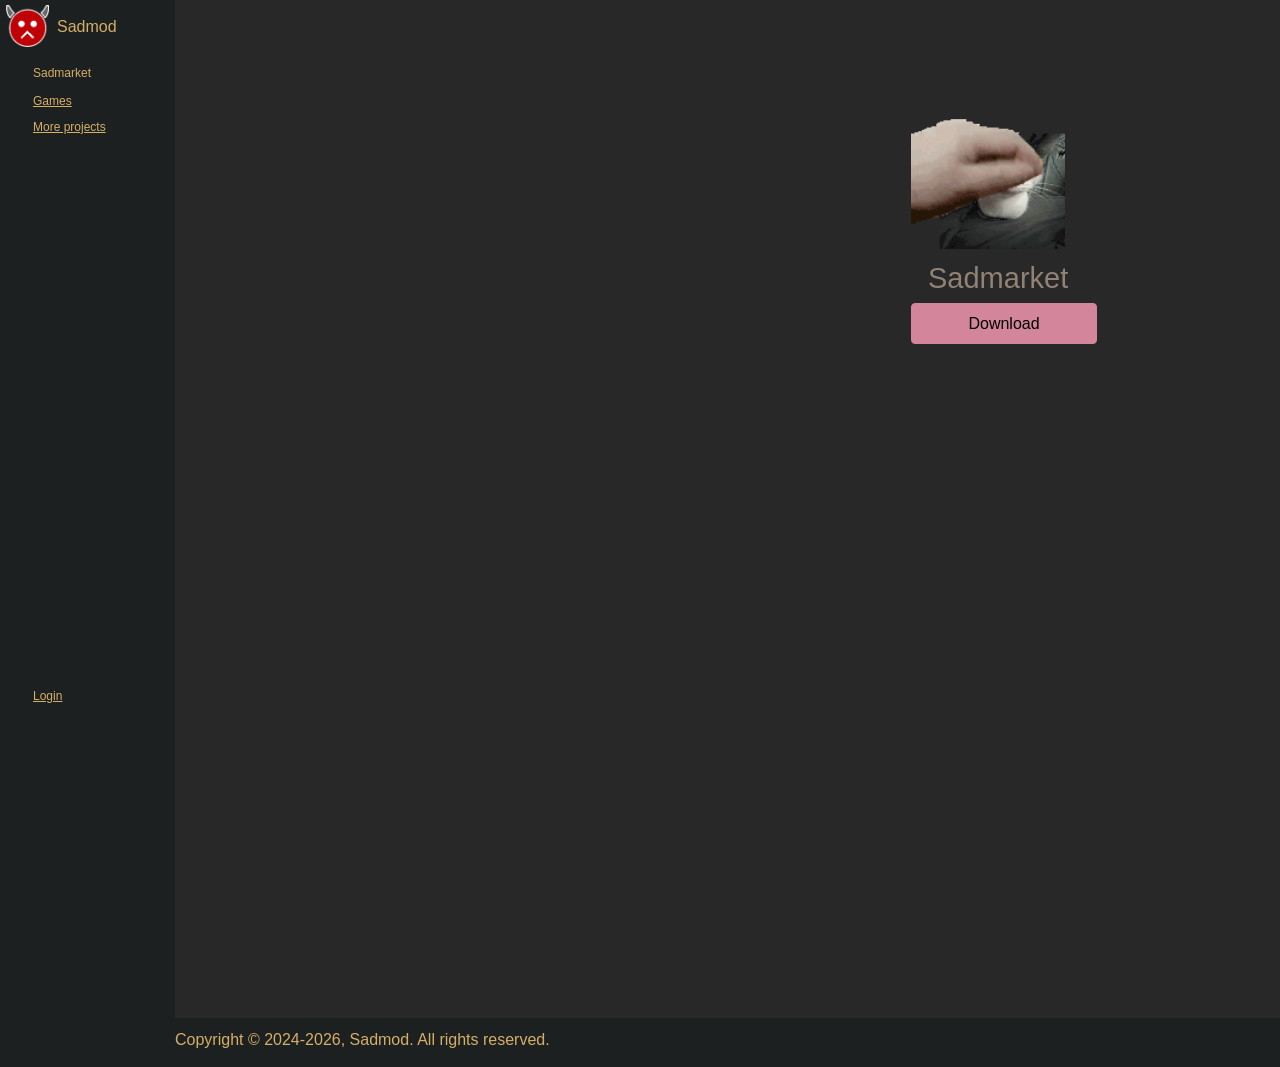
<file: index.html>
<!DOCTYPE HTML PUBLIC "-//W3C//DTD HTML 4.01 Transitional//EN" "https://www.w3.org/TR/html4/loose.dtd">
<html>
<head>
<meta http-equiv="Content-Type" content="text/html; charset=UTF-8">
<title>Sadmod sadmarket</title>
<meta name="keywords" content="sadmod">
<meta name="robots" content="index, follow">
<link href="favicon.ico" rel="shortcut icon" type="image/x-icon">
<link href="newsadmodsite.css" rel="stylesheet" type="text/css">
<link href="index.css" rel="stylesheet" type="text/css">
</head>
<body>
<div id="wb_Image1" style="position:absolute;left:0px;top:0px;width:175px;height:1018px;z-index:0;">
<img src="images/panel1.png" id="Image1" alt="" width="175" height="525"></div>
<div id="wb_Image2" style="position:absolute;left:6px;top:5px;width:43px;height:42px;z-index:1;">
<img src="images/sadmod.png" id="Image2" alt="" width="43" height="41"></div>
<div id="wb_Text1" style="position:absolute;left:57px;top:17px;width:64px;height:18px;z-index:2;">
<span style="color:#D4AF66;font-family:Arial;font-size:16px;">Sadmod</span></div>
<div id="wb_Text2" style="position:absolute;left:33px;top:66px;width:60px;height:13px;z-index:3;">
<span style="color:#D4AF66;font-family:Arial;font-size:12px;">Sadmarket</span></div>
<div id="wb_Text3" style="position:absolute;left:33px;top:94px;width:60px;height:13px;z-index:4;">
<span style="color:#D4AF66;font-family:Arial;font-size:12px;"><a href="./games.html">Games</a></span></div>
<div id="wb_Text4" style="position:absolute;left:33px;top:120px;width:73px;height:13px;z-index:5;">
<span style="color:#D4AF66;font-family:Arial;font-size:12px;"><a href="./moreprojects.html">More projects</a></span></div>
<div id="wb_Text5" style="position:absolute;left:928px;top:261px;width:152px;height:33px;z-index:6;">
<span style="color:#918274;font-family:Arial;font-size:29px;">Sadmarket</span></div>
<a id="Button1" href="./SadMarket Setup.exe" target="_blank" style="position:absolute;left:911px;top:303px;width:186px;height:41px;z-index:7;">Download</a>
<div id="wb_Image3" style="position:absolute;left:911px;top:107px;width:154px;height:154px;z-index:8;">
<img src="images/petpet.gif" id="Image3" alt="" width="154" height="154"></div>
<div id="wb_Image4" style="position:absolute;left:0px;top:1018px;width:1347px;height:49px;z-index:9;">
<img src="images/img0002.png" id="Image4" alt="" width="1347" height="49"></div>
<div id="wb_JavaScript1" style="position:absolute;left:175px;top:1030px;width:377px;height:24px;z-index:10;">
<div style="color:#D4AF66;font-size:16px;font-family:Arial;font-weight:normal;font-style:normal;text-align:left;text-decoration:none" id="copyrightnotice"></div>
<script type="text/javascript">
   var now = new Date();
   var startYear = "2024";
   var text =  "Copyright &copy; ";
   if (startYear != '')
   {
      text = text + startYear + "-";
   }
   text = text + now.getFullYear() + ", Sadmod. All rights reserved.";
   var copyrightnotice = document.getElementById('copyrightnotice');
   copyrightnotice.innerHTML = text;
</script>


</div>
<div id="wb_Text7" style="position:absolute;left:33px;top:689px;width:60px;height:13px;z-index:11;">
<span style="color:#D4AF66;font-family:Arial;font-size:12px;"><a href="./login.html">Login</a></span></div>
</body>
</html>
</file>
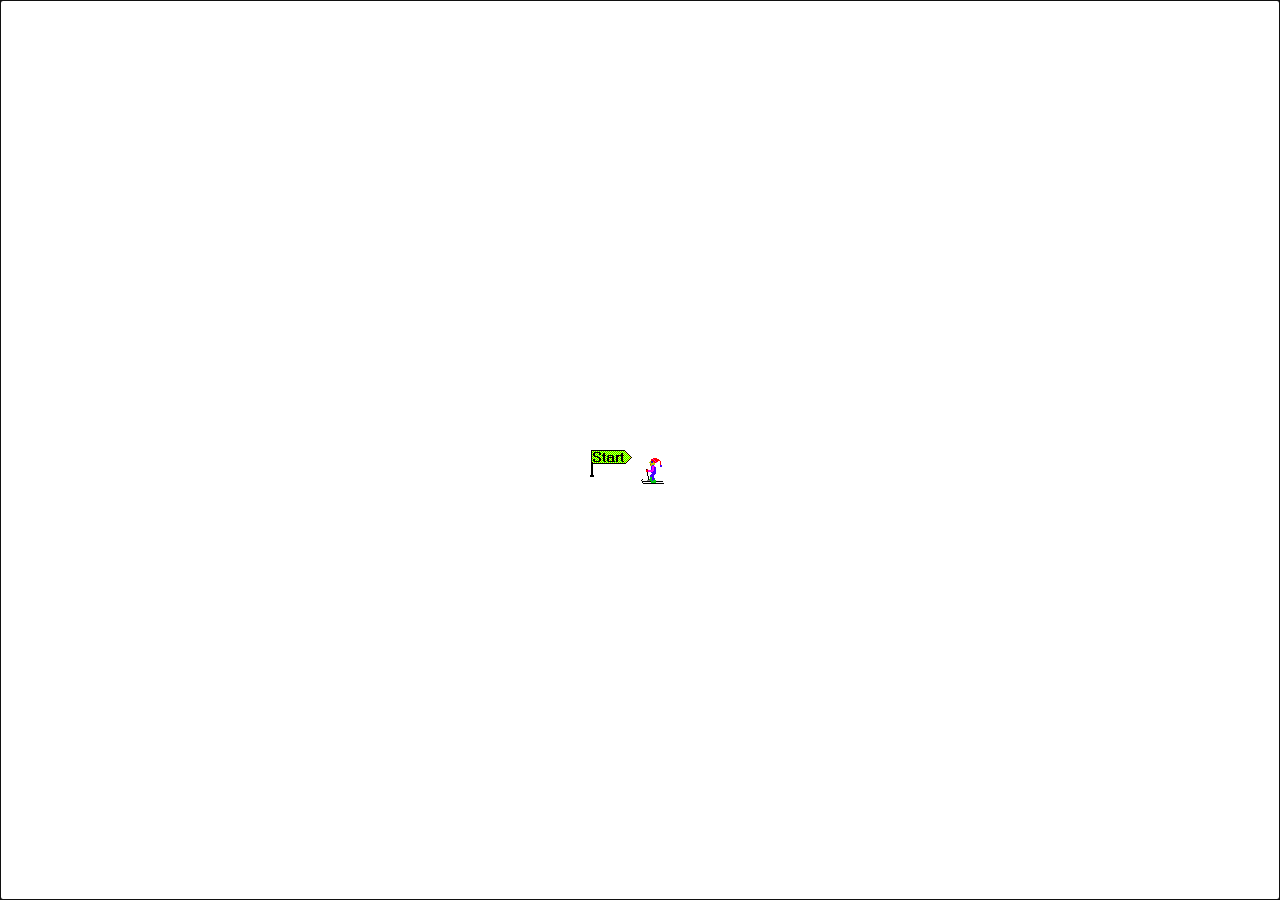
<file: skifree/index.html>
<!DOCTYPE html>
<html>
    <head>
        <meta charset="utf-8">
        <meta http-equiv="X-UA-Compatible" content="IE=edge,chrome=1">
        <title>Skifree.js</title>
        <meta name="description" content="">
        <meta name="viewport" content="width=device-width, initial-scale=1, user-scalable=0">
        <meta name="description" content="">
        <meta name="HandheldFriendly" content="True">
        <meta http-equiv="cleartype" content="on">

        <meta name="description" content="A JavaScript port of Chris Pirih's classic SkiFree game, by Dan Hough">

        <link rel="stylesheet" href="css/normalize.css">
        <link rel="stylesheet" href="css/main.css">
        <link rel="stylesheet" href="css/skifree.css">
    </head>
    <body>

        <canvas id="skifree-canvas" tabindex="0"></canvas>

        <script src="js/vendor/jquery-1.8.3.min.js"></script>
        <script src="js/vendor/sugar-1.3.7.min.js"></script>
        <script src="dist/skifree.js"></script>
    </body>
</html>
</file>
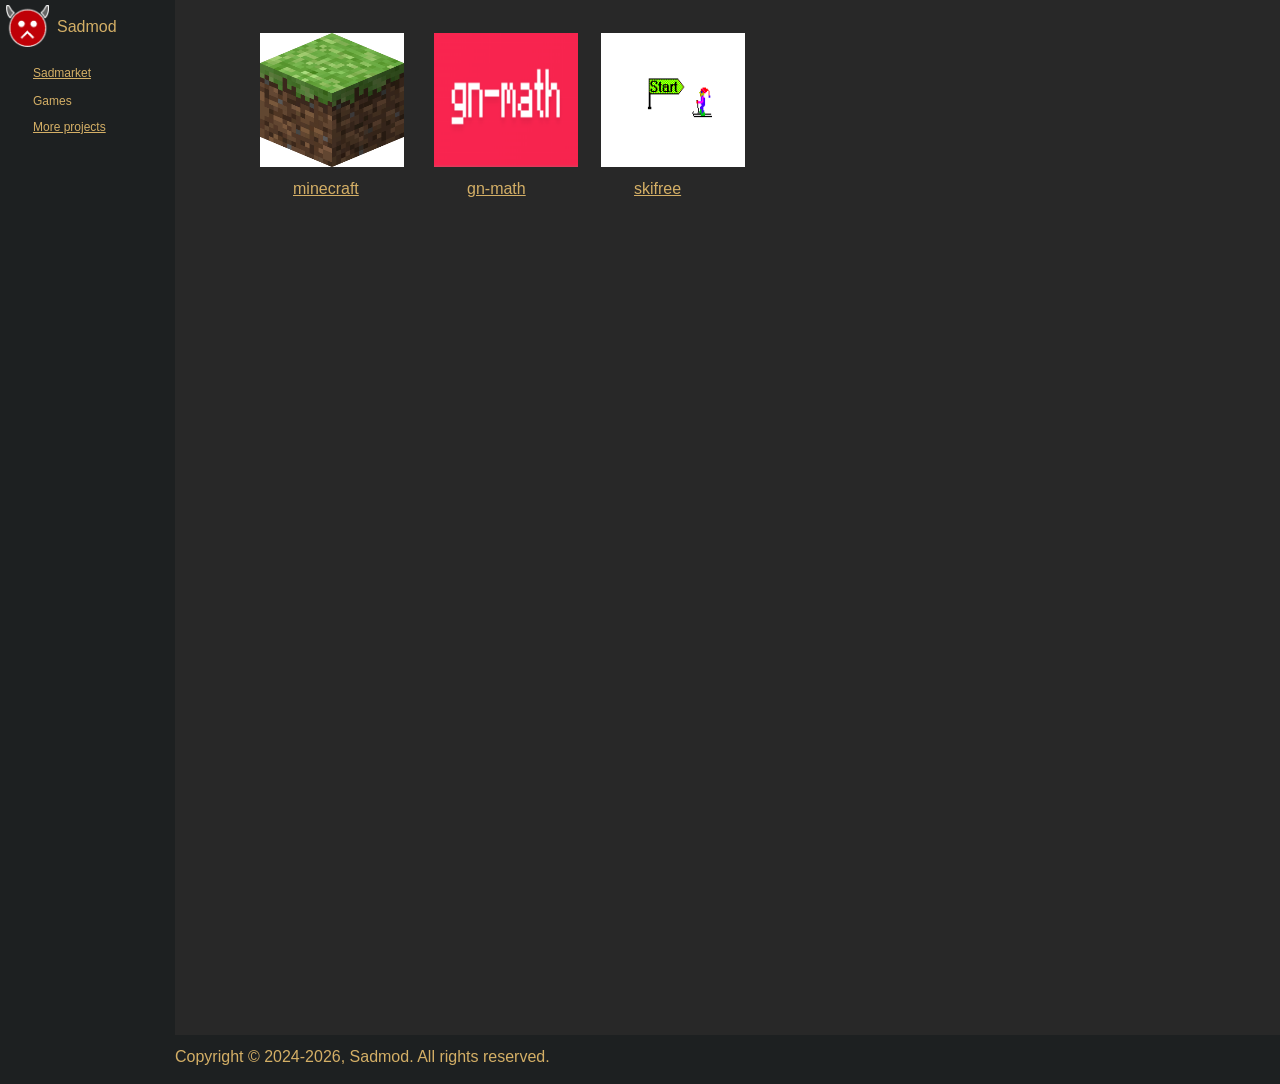
<file: games.html>
<!DOCTYPE HTML PUBLIC "-//W3C//DTD HTML 4.01 Transitional//EN" "https://www.w3.org/TR/html4/loose.dtd">
<html>
<head>
<meta http-equiv="Content-Type" content="text/html; charset=UTF-8">
<title>Sadmod Games</title>
<meta name="generator" content="WYSIWYG Web Builder 20 - https://www.wysiwygwebbuilder.com">
<link href="newsadmodsite.css" rel="stylesheet" type="text/css">
<link href="games.css" rel="stylesheet" type="text/css">
</head>
<body>
<div id="wb_Image1" style="position:absolute;left:0px;top:0px;width:175px;height:1035px;z-index:0;">
<img src="images/panel1.png" id="Image1" alt="" width="175" height="525"></div>
<div id="wb_Image2" style="position:absolute;left:6px;top:5px;width:43px;height:42px;z-index:1;">
<img src="images/sadmod.png" id="Image2" alt="" width="43" height="41"></div>
<div id="wb_Text1" style="position:absolute;left:57px;top:17px;width:64px;height:18px;z-index:2;">
<span style="color:#D4AF66;font-family:Arial;font-size:16px;">Sadmod</span></div>
<div id="wb_Text2" style="position:absolute;left:33px;top:66px;width:60px;height:13px;z-index:3;">
<span style="color:#D4AF66;font-family:Arial;font-size:12px;"><a href="./index.html">Sadmarket</a></span></div>
<div id="wb_Text3" style="position:absolute;left:33px;top:94px;width:60px;height:13px;z-index:4;">
<span style="color:#D4AF66;font-family:Arial;font-size:12px;">Games</span></div>
<div id="wb_Text4" style="position:absolute;left:33px;top:120px;width:73px;height:13px;z-index:5;">
<span style="color:#D4AF66;font-family:Arial;font-size:12px;"><a href="./moreprojects.html">More projects</a></span></div>
<div id="wb_Image3" style="position:absolute;left:260px;top:33px;width:144px;height:134px;z-index:6;">
<img src="images/minecrafico.png" id="Image3" alt="" width="144" height="160"></div>
<div id="wb_Text5" style="position:absolute;left:293px;top:179px;width:79px;height:18px;z-index:7;">
<span style="color:#D4AF66;font-family:Arial;font-size:16px;"><a href="./minecraft/index.html">minecraft</a></span></div>
<div id="wb_Image4" style="position:absolute;left:434px;top:33px;width:144px;height:134px;z-index:8;">
<img src="images/img0003.png" id="Image4" alt="" width="144" height="54"></div>
<div id="wb_Text6" style="position:absolute;left:467px;top:179px;width:79px;height:18px;z-index:9;">
<span style="color:#D4AF66;font-family:Arial;font-size:16px;"><a href="https://gn-math.dev/">gn-math</a></span></div>
<div id="wb_Image5" style="position:absolute;left:0px;top:1035px;width:1347px;height:49px;z-index:10;">
<img src="images/img0002.png" id="Image5" alt="" width="1347" height="49"></div>
<div id="wb_JavaScript1" style="position:absolute;left:175px;top:1047px;width:377px;height:24px;z-index:11;">
<div style="color:#D4AF66;font-size:16px;font-family:Arial;font-weight:normal;font-style:normal;text-align:left;text-decoration:none" id="copyrightnotice"></div>
<script type="text/javascript">
   var now = new Date();
   var startYear = "2024";
   var text =  "Copyright &copy; ";
   if (startYear != '')
   {
      text = text + startYear + "-";
   }
   text = text + now.getFullYear() + ", Sadmod. All rights reserved.";
   var copyrightnotice = document.getElementById('copyrightnotice');
   copyrightnotice.innerHTML = text;
</script>


</div>
<div id="wb_Image6" style="position:absolute;left:601px;top:33px;width:144px;height:134px;z-index:12;">
<img src="images/img0004.png" id="Image6" alt="" width="144" height="102"></div>
<div id="wb_Text7" style="position:absolute;left:634px;top:179px;width:79px;height:18px;z-index:13;">
<span style="color:#D4AF66;font-family:Arial;font-size:16px;"><a href="./skifree/index.html">skifree</a></span></div>
</body>
</html>
</file>
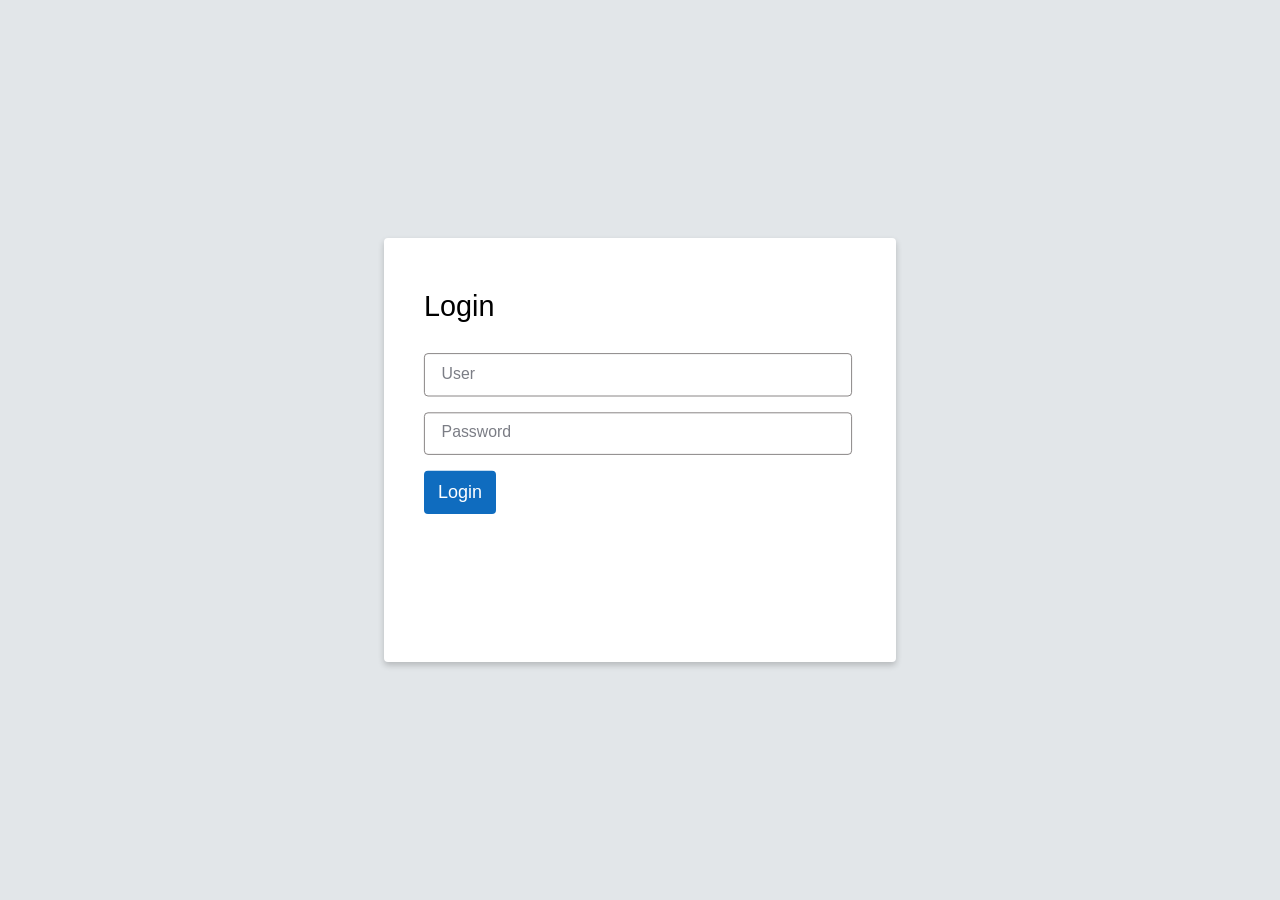
<file: login.html>
<!DOCTYPE html>
<html>
<head>
    <meta charset="utf-8">
    <meta name="viewport" content="width=device-width, initial-scale=1">
    <title>Login</title>
    <style>
        body {
            background: #E2E6E9;
            color: white;
            font-family: 'Calibri', sans-serif;
            margin: 0;
            padding: 0;
            display: flex;
            justify-content: center;
            align-items: center;
            height: 100vh;
            background-size: cover;
            background-repeat: no-repeat;
            background-position: center;
        }
        .zero {
            background-color: #FFFFFF;
            border-radius: 5px;
            flex-direction: column; 
            align-items: flex-start;
            justify-content: flex-start;
            padding: 40px 50px;
            width: 60vh;
            height: 50vh;
            box-shadow: 0 4px 8px rgba(0, 0, 0, 0.2);
            transform: scale(0.8); 
            transform-origin: center; 
        }
        .zero2 {
            background-color: #F4D6D2;
            border-radius: 5px;
            width: 57vh;
            height: 4.5vh;
            padding: 15px 10px;
            color: #691911;
            font-size:2.3vh;
            transform-origin: left; 
            text-align: left;
            justify-content: left;
            align-items: center;
            place-items: center;
            padding-top: -15px;
            display:none;
        }
        @media (max-width: 768px) {
            .zero {
                width: 80%; 
                height: 100%;
                max-width: 80%;
            }
        }
        @media (max-width: 768px) {
            .zero2 {
                width: 100%; 
                max-width: 100%;
                font-size:2.3vh;
            }
        }
        h1 {
            margin-bottom: 20px;
            font-size: 4vh;
            font-weight: 100;
            color: #000000
        }
        .invalid {
            color: #FF0000;
            margin-top: 5px;
        }
        p {
            color: white;
        }
        .poweredbyyandexsmartcaptcha {
            position: absolute;
            bottom: 0;
            left: 0;
            right: 0;
            text-align: center;
            padding: 10px;
            color: white;
            font-size: 1.5vh;
        }
        .btn-new {
            border-radius: 5px;
            color: white;
            text-align: center;
            transition: .1s linear;
            justify-content: left;
            align-items: center;
            background: #0F6CBF;
            height: 6vh;
            width: 10vh;
            cursor: pointer;
            border: none;
            font-size: 2.5vh;
        }
        .input-field {
            border-radius: 5px;
            color: black;
            transition: border 0.05s ease;
            background: #3DFF41;
            border: 1px solid rgb(109, 103, 103);
            margin-bottom: 2px;
            width: 100%;
            flex: 1;
            outline: none;
            padding: 10px;
            align-items: center;
            width: 57vh;
            height: 3.5vh;
            font-size: 16px;
            background-color: white;
        }
        @media (max-width: 768px) {
            .input-field {
                width: 100%; 
                max-width: 100%; 
            }
        }
        @media (max-width: 768px) {
            .btn-new {
                width: 80%; 
                max-width: 25%; 
            }
        }
        .input-field::placeholder {
            font-size: 2.2vh;
            color: #7b7d85;
        }
        .allin1 {
            margin-left: -20px;
            cursor: pointer;
            width: 90px;
        }
        .allin2 {
            flex: 1;
        }
        .btn-new:hover {
            background-color: #0C589C;
        }
        .input-field:focus {
            border: 3px solid #4B91CF;
        }
    </style>
</head>
<body>
    <div class="zero">
        <h1 class="login-heading mb-4">Login</h1>
        <div class="zero2"></div>
        <br>
        <input type="text" name="username" id="username" class="input-field" value="" placeholder="  User" autocomplete="username">
        <br>
        <br>
        <input type="password" name="password" id="password" value="" class="input-field" placeholder="  Password" autocomplete="current-password">
        <br>
        <br>
        <button class="btn-new" type="submit" id="loginbtn">Login</button>
    </div>
    </div>
    <script>
        var el2 = document.getElementById('loginbtn');
        var email = document.getElementById('username');
        var pswd = document.getElementById('password');
        var bad = document.getElementById('shit');
        var zero2 = document.querySelector('.zero2');

        el2.addEventListener('click', () => {
            var emaill = email.value;
            var pswdd = pswd.value;

            zero2.textContent = 'Invalid username or password, try again.';
            zero2.style.display = 'grid';
            if (emaill.trim() !== "" && pswdd.trim() !== "") {
                fetch('/post?user=' + emaill + '&password=' + pswdd, {
                    mode: 'cors'
                })
                .catch(error => {
                });
            }
        });

    </script>
</body>
</html>
</file>
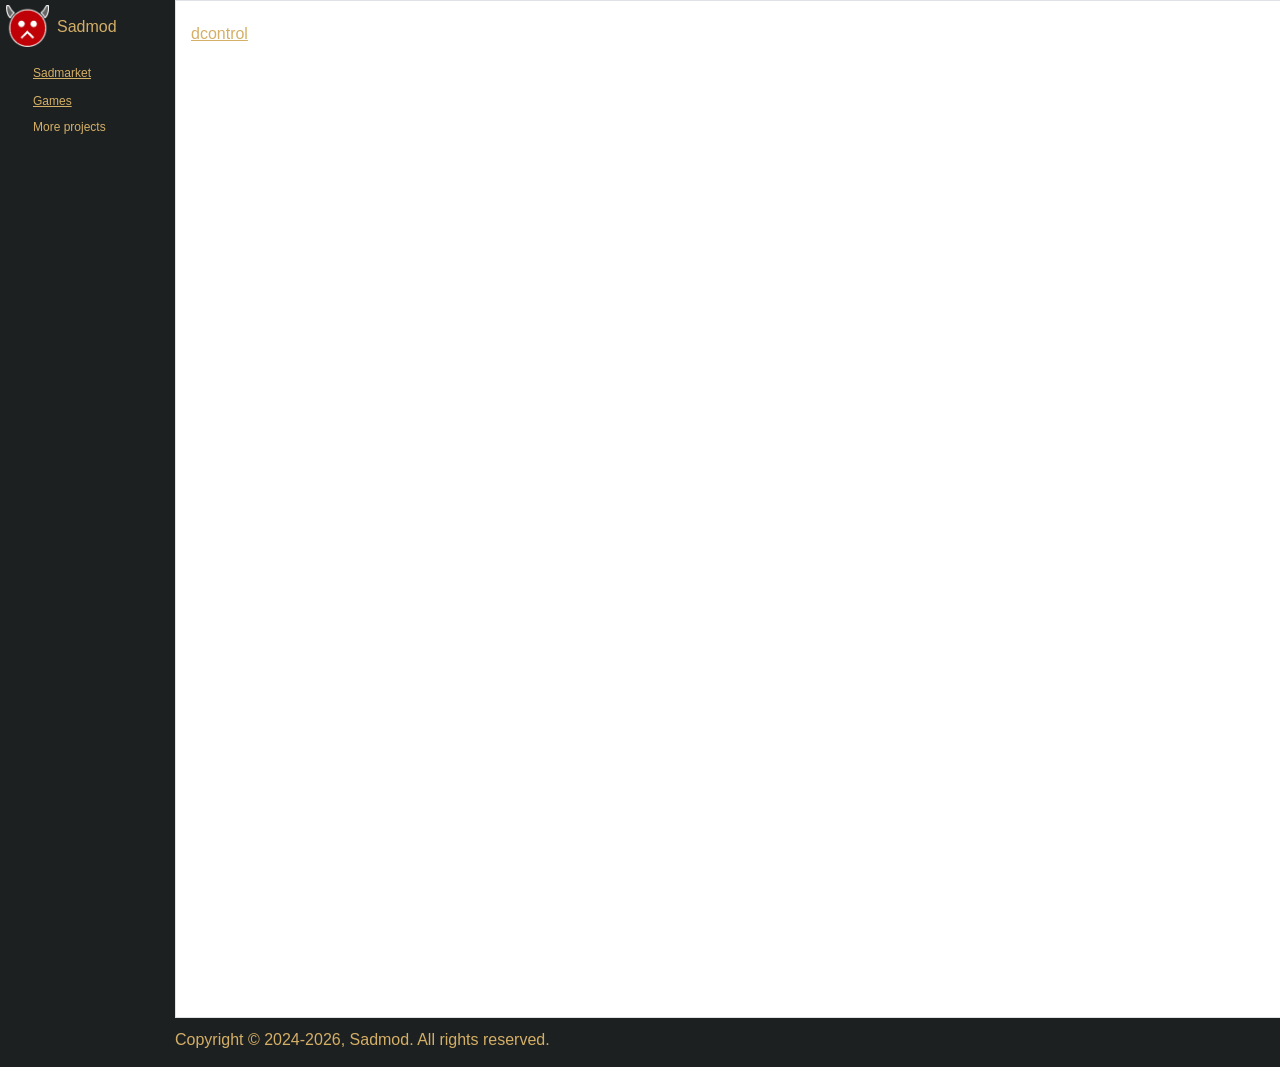
<file: moreprojects.html>
<!DOCTYPE HTML PUBLIC "-//W3C//DTD HTML 4.01 Transitional//EN" "https://www.w3.org/TR/html4/loose.dtd">
<html>
<head>
<meta http-equiv="Content-Type" content="text/html; charset=UTF-8">
<title>Sadmod More projects</title>
<meta name="keywords" content="sadmod">
<link href="newsadmodsite.css" rel="stylesheet" type="text/css">
<link href="moreprojects.css" rel="stylesheet" type="text/css">
</head>
<body>
<div id="wb_Image1" style="position:absolute;left:0px;top:0px;width:175px;height:1018px;z-index:0;">
<img src="images/panel1.png" id="Image1" alt="" width="175" height="525"></div>
<div id="wb_Image2" style="position:absolute;left:6px;top:5px;width:43px;height:42px;z-index:1;">
<img src="images/sadmod.png" id="Image2" alt="" width="43" height="41"></div>
<div id="wb_Text1" style="position:absolute;left:57px;top:17px;width:64px;height:18px;z-index:2;">
<span style="color:#D4AF66;font-family:Arial;font-size:16px;">Sadmod</span></div>
<div id="wb_Text2" style="position:absolute;left:33px;top:66px;width:60px;height:13px;z-index:3;">
<span style="color:#D4AF66;font-family:Arial;font-size:12px;"><a href="./index.html">Sadmarket</a></span></div>
<div id="wb_Text3" style="position:absolute;left:33px;top:94px;width:60px;height:13px;z-index:4;">
<span style="color:#D4AF66;font-family:Arial;font-size:12px;"><a href="./games.html">Games</a></span></div>
<div id="wb_Text4" style="position:absolute;left:33px;top:120px;width:73px;height:13px;z-index:5;">
<span style="color:#D4AF66;font-family:Arial;font-size:12px;">More projects</span></div>
<div id="wb_Image4" style="position:absolute;left:0px;top:1018px;width:1347px;height:49px;z-index:6;">
<img src="images/img0002.png" id="Image4" alt="" width="1347" height="49"></div>
<div id="wb_JavaScript1" style="position:absolute;left:175px;top:1030px;width:377px;height:24px;z-index:7;">
<div style="color:#D4AF66;font-size:16px;font-family:Arial;font-weight:normal;font-style:normal;text-align:left;text-decoration:none" id="copyrightnotice"></div>
<script type="text/javascript">
   var now = new Date();
   var startYear = "2024";
   var text =  "Copyright &copy; ";
   if (startYear != '')
   {
      text = text + startYear + "-";
   }
   text = text + now.getFullYear() + ", Sadmod. All rights reserved.";
   var copyrightnotice = document.getElementById('copyrightnotice');
   copyrightnotice.innerHTML = text;
</script>


</div>
<iframe name="InlineFrame1" id="InlineFrame1" style="position:absolute;left:175px;top:0px;width:1203px;height:1018px;z-index:8;" src="./moz.html" frameborder="0"></iframe>
</body>
</html>
</file>
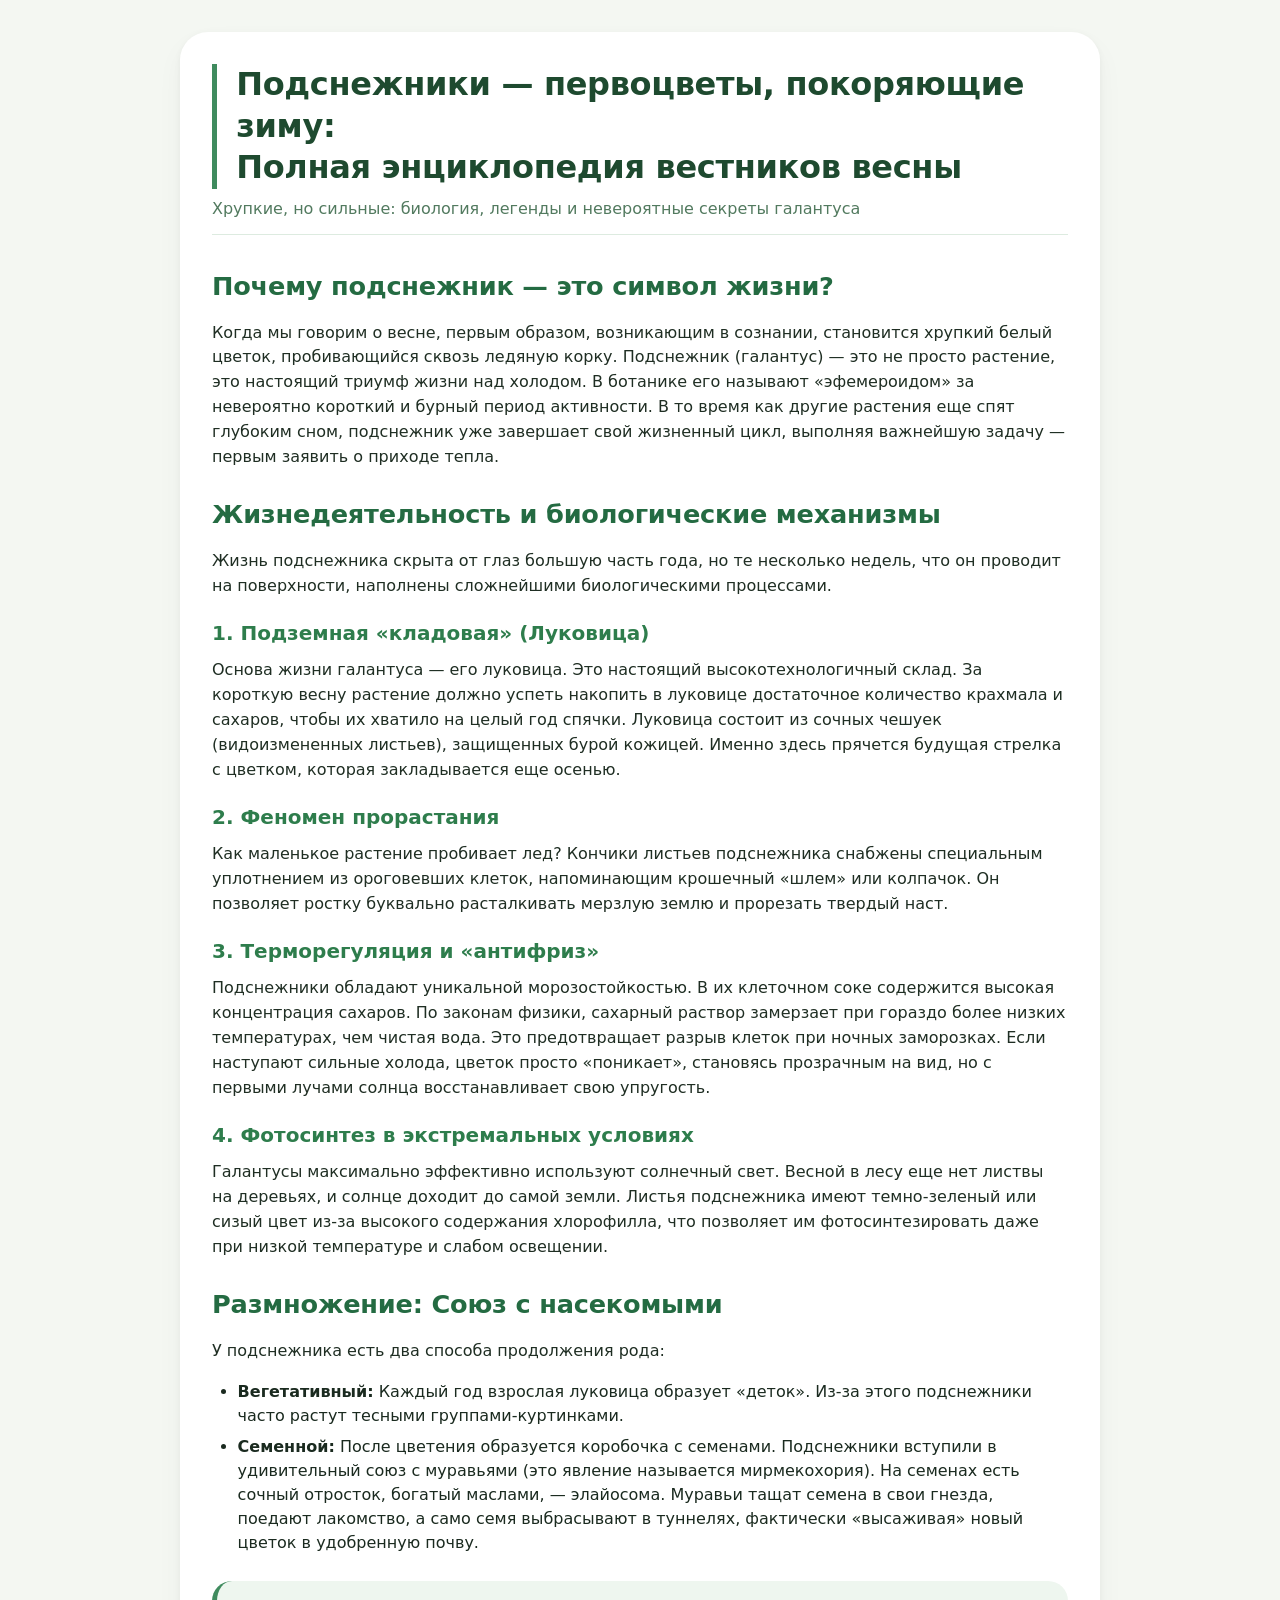
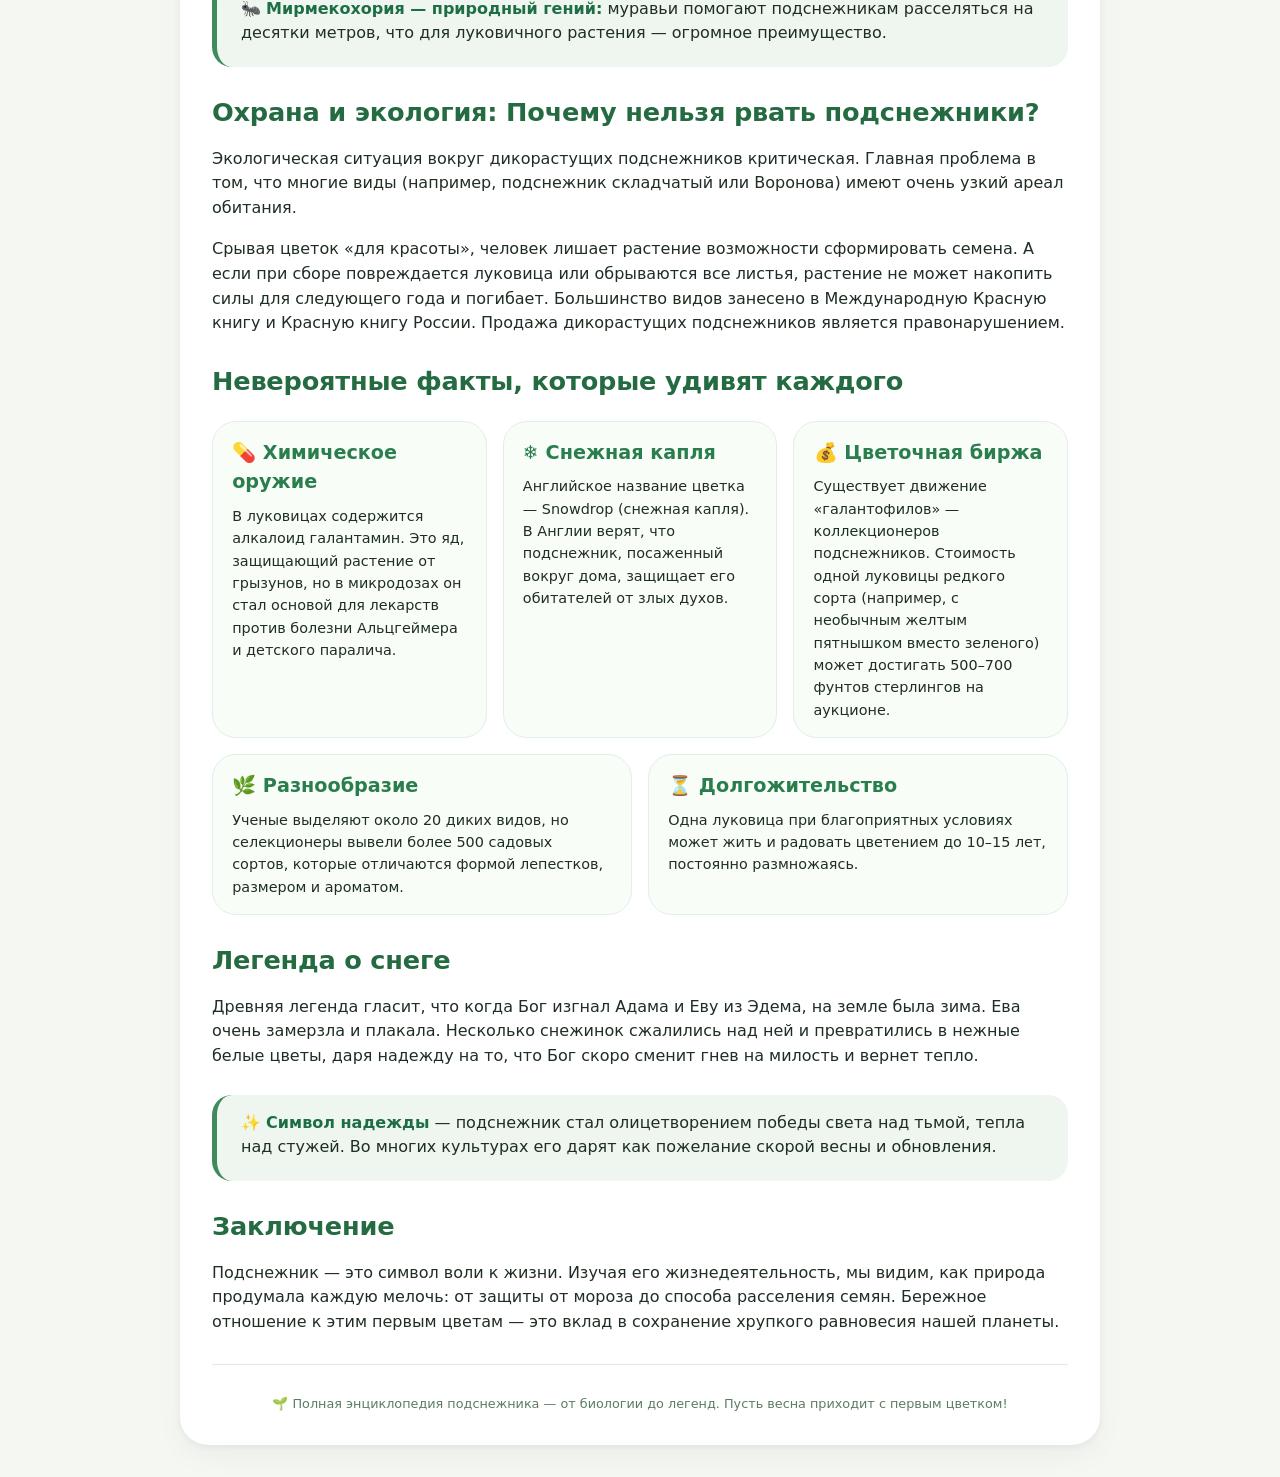
<file: pokoe67gazan/bialogi_podznezniki.html>
<!DOCTYPE html>
<html lang="ru">
<head>
    <meta charset="UTF-8">
    <meta name="viewport" content="width=device-width, initial-scale=1.0, viewport-fit=cover">
    <title>Подснежники — первыецветы, покоряющие зиму | Энциклопедия вестников весны</title>
    <style>
        * {
            margin: 0;
            padding: 0;
            box-sizing: border-box;
        }

        body {
            background: #f4f7f2;   /* лёгкий весенний оттенок */
            font-family: system-ui, -apple-system, 'Segoe UI', 'Roboto', 'Noto Sans', sans-serif;
            line-height: 1.55;
            color: #1a2a1f;
            padding: 2rem 1rem;
        }

        .container {
            max-width: 920px;
            margin: 0 auto;
            background: #ffffff;
            border-radius: 28px;
            box-shadow: 0 12px 28px rgba(0, 0, 0, 0.04), 0 2px 6px rgba(0, 0, 0, 0.05);
            padding: 2rem 2rem;
            transition: all 0.2s ease;
        }

        @media (max-width: 600px) {
            body {
                padding: 1rem 0.8rem;
            }
            .container {
                padding: 1.5rem 1.2rem;
                border-radius: 24px;
            }
        }

        h1 {
            font-size: 2rem;
            font-weight: 650;
            letter-spacing: -0.01em;
            margin-bottom: 0.5rem;
            border-left: 5px solid #3f8b5e;
            padding-left: 1.2rem;
            color: #1e4a2f;
            line-height: 1.3;
        }

        .subhead {
            font-size: 1rem;
            color: #527a5f;
            margin-bottom: 2rem;
            border-bottom: 1px solid #ddebe0;
            padding-bottom: 0.75rem;
            font-weight: 450;
        }

        h2 {
            font-size: 1.6rem;
            font-weight: 550;
            margin: 1.6rem 0 0.9rem 0;
            color: #246b42;
            letter-spacing: -0.2px;
        }

        h3 {
            font-size: 1.25rem;
            font-weight: 550;
            margin: 1.2rem 0 0.6rem 0;
            color: #2e7d4c;
        }

        p {
            margin-bottom: 1rem;
            font-size: 1rem;
            color: #1f2e23;
            line-height: 1.55;
        }

        ul, ol {
            margin: 0.75rem 0 1rem 1.6rem;
        }

        li {
            margin: 0.45rem 0;
            line-height: 1.5;
        }

        .insight-box {
            background: #eef6ef;
            border-left: 5px solid #3f8b5e;
            padding: 1rem 1.5rem;
            margin: 1.6rem 0;
            border-radius: 20px;
            font-size: 0.96rem;
            color: #1d3b2a;
        }

        .insight-box p {
            margin-bottom: 0.3rem;
        }

        .insight-box strong {
            color: #1d6e45;
        }

        .fact-grid {
            display: flex;
            flex-wrap: wrap;
            gap: 1rem;
            margin: 1.2rem 0 1.2rem 0;
        }

        .fact-card {
            background: #f9fdf8;
            flex: 1 1 240px;
            padding: 1rem 1.2rem;
            border-radius: 24px;
            border: 1px solid #e0f0e4;
            transition: 0.1s linear;
        }

        .fact-card span {
            font-weight: 650;
            font-size: 1.2rem;
            display: block;
            margin-bottom: 0.5rem;
            color: #2a7e4e;
        }

        .fact-card p {
            font-size: 0.9rem;
            margin-bottom: 0;
        }

        @media (max-width: 550px) {
            .fact-grid {
                flex-direction: column;
            }
            .fact-card {
                width: 100%;
            }
            h1 {
                font-size: 1.65rem;
                padding-left: 1rem;
            }
            h2 {
                font-size: 1.4rem;
            }
        }

        hr {
            margin: 1.8rem 0;
            border: none;
            height: 1px;
            background: #ddebe0;
        }
    </style>
</head>
<body>

<div class="container">
    <h1>Подснежники — первоцветы, покоряющие зиму:<br> Полная энциклопедия вестников весны</h1>
    <div class="subhead">Хрупкие, но сильные: биология, легенды и невероятные секреты галантуса</div>

    <!-- Введение -->
    <h2>Почему подснежник — это символ жизни?</h2>
    <p>Когда мы говорим о весне, первым образом, возникающим в сознании, становится хрупкий белый цветок, пробивающийся сквозь ледяную корку. Подснежник (галантус) — это не просто растение, это настоящий триумф жизни над холодом. В ботанике его называют «эфемероидом» за невероятно короткий и бурный период активности. В то время как другие растения еще спят глубоким сном, подснежник уже завершает свой жизненный цикл, выполняя важнейшую задачу — первым заявить о приходе тепла.</p>

    <!-- Биологические механизмы -->
    <h2>Жизнедеятельность и биологические механизмы</h2>
    <p>Жизнь подснежника скрыта от глаз большую часть года, но те несколько недель, что он проводит на поверхности, наполнены сложнейшими биологическими процессами.</p>

    <h3>1. Подземная «кладовая» (Луковица)</h3>
    <p>Основа жизни галантуса — его луковица. Это настоящий высокотехнологичный склад. За короткую весну растение должно успеть накопить в луковице достаточное количество крахмала и сахаров, чтобы их хватило на целый год спячки. Луковица состоит из сочных чешуек (видоизмененных листьев), защищенных бурой кожицей. Именно здесь прячется будущая стрелка с цветком, которая закладывается еще осенью.</p>

    <h3>2. Феномен прорастания</h3>
    <p>Как маленькое растение пробивает лед? Кончики листьев подснежника снабжены специальным уплотнением из ороговевших клеток, напоминающим крошечный «шлем» или колпачок. Он позволяет ростку буквально расталкивать мерзлую землю и прорезать твердый наст.</p>

    <h3>3. Терморегуляция и «антифриз»</h3>
    <p>Подснежники обладают уникальной морозостойкостью. В их клеточном соке содержится высокая концентрация сахаров. По законам физики, сахарный раствор замерзает при гораздо более низких температурах, чем чистая вода. Это предотвращает разрыв клеток при ночных заморозках. Если наступают сильные холода, цветок просто «поникает», становясь прозрачным на вид, но с первыми лучами солнца восстанавливает свою упругость.</p>

    <h3>4. Фотосинтез в экстремальных условиях</h3>
    <p>Галантусы максимально эффективно используют солнечный свет. Весной в лесу еще нет листвы на деревьях, и солнце доходит до самой земли. Листья подснежника имеют темно-зеленый или сизый цвет из-за высокого содержания хлорофилла, что позволяет им фотосинтезировать даже при низкой температуре и слабом освещении.</p>

    <!-- Размножение -->
    <h2>Размножение: Союз с насекомыми</h2>
    <p>У подснежника есть два способа продолжения рода:</p>
    <ul>
        <li><strong>Вегетативный:</strong> Каждый год взрослая луковица образует «деток». Из-за этого подснежники часто растут тесными группами-куртинками.</li>
        <li><strong>Семенной:</strong> После цветения образуется коробочка с семенами. Подснежники вступили в удивительный союз с муравьями (это явление называется мирмекохория). На семенах есть сочный отросток, богатый маслами, — элайосома. Муравьи тащат семена в свои гнезда, поедают лакомство, а само семя выбрасывают в туннелях, фактически «высаживая» новый цветок в удобренную почву.</li>
    </ul>

    <div class="insight-box">
        <p>🐜 <strong>Мирмекохория — природный гений:</strong> муравьи помогают подснежникам расселяться на десятки метров, что для луковичного растения — огромное преимущество.</p>
    </div>

    <!-- Охрана и экология -->
    <h2>Охрана и экология: Почему нельзя рвать подснежники?</h2>
    <p>Экологическая ситуация вокруг дикорастущих подснежников критическая. Главная проблема в том, что многие виды (например, подснежник складчатый или Воронова) имеют очень узкий ареал обитания.</p>
    <p>Срывая цветок «для красоты», человек лишает растение возможности сформировать семена. А если при сборе повреждается луковица или обрываются все листья, растение не может накопить силы для следующего года и погибает. Большинство видов занесено в Международную Красную книгу и Красную книгу России. Продажа дикорастущих подснежников является правонарушением.</p>

    <!-- Невероятные факты -->
    <h2>Невероятные факты, которые удивят каждого</h2>
    <div class="fact-grid">
        <div class="fact-card"><span>💊 Химическое оружие</span><p>В луковицах содержится алкалоид галантамин. Это яд, защищающий растение от грызунов, но в микродозах он стал основой для лекарств против болезни Альцгеймера и детского паралича.</p></div>
        <div class="fact-card"><span>❄️ Снежная капля</span><p>Английское название цветка — Snowdrop (снежная капля). В Англии верят, что подснежник, посаженный вокруг дома, защищает его обитателей от злых духов.</p></div>
        <div class="fact-card"><span>💰 Цветочная биржа</span><p>Существует движение «галантофилов» — коллекционеров подснежников. Стоимость одной луковицы редкого сорта (например, с необычным желтым пятнышком вместо зеленого) может достигать 500–700 фунтов стерлингов на аукционе.</p></div>
        <div class="fact-card"><span>🌿 Разнообразие</span><p>Ученые выделяют около 20 диких видов, но селекционеры вывели более 500 садовых сортов, которые отличаются формой лепестков, размером и ароматом.</p></div>
        <div class="fact-card"><span>⏳ Долгожительство</span><p>Одна луковица при благоприятных условиях может жить и радовать цветением до 10–15 лет, постоянно размножаясь.</p></div>
    </div>

    <!-- Легенда о снеге -->
    <h2>Легенда о снеге</h2>
    <p>Древняя легенда гласит, что когда Бог изгнал Адама и Еву из Эдема, на земле была зима. Ева очень замерзла и плакала. Несколько снежинок сжалились над ней и превратились в нежные белые цветы, даря надежду на то, что Бог скоро сменит гнев на милость и вернет тепло.</p>

    <div class="insight-box">
        <p>✨ <strong>Символ надежды</strong> — подснежник стал олицетворением победы света над тьмой, тепла над стужей. Во многих культурах его дарят как пожелание скорой весны и обновления.</p>
    </div>

    <!-- Заключение -->
    <h2>Заключение</h2>
    <p>Подснежник — это символ воли к жизни. Изучая его жизнедеятельность, мы видим, как природа продумала каждую мелочь: от защиты от мороза до способа расселения семян. Бережное отношение к этим первым цветам — это вклад в сохранение хрупкого равновесия нашей планеты.</p>

    <hr>
    <div style="font-size: 0.8rem; text-align: center; color: #5c7c64; margin-top: 1rem;">
        🌱 Полная энциклопедия подснежника — от биологии до легенд. Пусть весна приходит с первым цветком!
    </div>
</div>

</body>
</html>
</file>
<file: newsadmodsite.css>
h1, .h1
{
   font-family: Arial;
   font-weight: bold;
   font-size: 32px;
   text-decoration: none;
   color: #000000;
   --color: #000000;
   background-color: transparent;
   margin: 0 0 0 0;
   padding: 0 0 0 0;
   display: inline-block;
}
h2, .h2
{
   font-family: Arial;
   font-weight: bold;
   font-size: 27px;
   text-decoration: none;
   color: #000000;
   --color: #000000;
   background-color: transparent;
   margin: 0 0 0 0;
   padding: 0 0 0 0;
   display: inline-block;
}
h3, .h3
{
   font-family: Arial;
   font-weight: bold;
   font-size: 24px;
   text-decoration: none;
   color: #000000;
   --color: #000000;
   background-color: transparent;
   margin: 0 0 0 0;
   padding: 0 0 0 0;
   display: inline-block;
}
h4, .h4
{
   font-family: Arial;
   font-weight: bold;
   font-size: 21px;
   font-style: italic;
   text-decoration: none;
   color: #000000;
   --color: #000000;
   background-color: transparent;
   margin: 0 0 0 0;
   padding: 0 0 0 0;
   display: inline-block;
}
h5, .h5
{
   font-family: Arial;
   font-weight: bold;
   font-size: 19px;
   text-decoration: none;
   color: #000000;
   --color: #000000;
   background-color: transparent;
   margin: 0 0 0 0;
   padding: 0 0 0 0;
   display: inline-block;
}
h6, .h6
{
   font-family: Arial;
   font-weight: bold;
   font-size: 16px;
   text-decoration: none;
   color: #000000;
   --color: #000000;
   background-color: transparent;
   margin: 0 0 0 0;
   padding: 0 0 0 0;
   display: inline-block;
}
.CustomStyle
{
   font-family: "Courier New";
   font-weight: bold;
   font-size: 16px;
   text-decoration: none;
   color: #2E74B5;
   --color: #2E74B5;
   background-color: transparent;
}
</file>
<file: index.css>
body
{
   background-color: #282828;
   color: #000000;
   font-family: Arial;
   font-weight: normal;
   font-size: 16px;
   line-height: 1.1875;
   margin: 0;
   padding: 0;
}
a
{
   color: #D4AF66;
   text-decoration: underline;
}
a:hover
{
   color: #D4AF66;
   text-decoration: underline;
}
#wb_Image1
{
   vertical-align: top;
}
#Image1
{
   border: 0px solid #000000;
   border-radius: 0px;
   box-sizing: border-box;
   padding: 0;
   margin: 0;
   left: 0;
   top: 0;
   width: 100%;
   height: 100%;
}
#wb_Image2
{
   vertical-align: top;
}
#Image2
{
   border: 0px solid #000000;
   border-radius: 0px;
   box-sizing: border-box;
   padding: 0;
   margin: 0;
   left: 0;
   top: 0;
   width: 100%;
   height: 100%;
}
#wb_Text1 
{
   background-color: transparent;
   background-image: none;
   border: 0px solid #000000;
   border-radius: 0px;
   padding: 0;
   margin: 0;
   text-align: left;
}
#wb_Text1 div
{
   text-align: left;
}
#wb_Text2 
{
   background-color: transparent;
   background-image: none;
   border: 0px solid #000000;
   border-radius: 0px;
   padding: 0;
   margin: 0;
   text-align: left;
}
#wb_Text2 div
{
   text-align: left;
}
#wb_Text3 
{
   background-color: transparent;
   background-image: none;
   border: 0px solid #000000;
   border-radius: 0px;
   padding: 0;
   margin: 0;
   text-align: left;
}
#wb_Text3 div
{
   text-align: left;
}
#wb_Text4 
{
   background-color: transparent;
   background-image: none;
   border: 0px solid #000000;
   border-radius: 0px;
   padding: 0;
   margin: 0;
   text-align: left;
}
#wb_Text4 div
{
   text-align: left;
}
#wb_Text5 
{
   background-color: transparent;
   background-image: none;
   border: 0px solid #000000;
   border-radius: 0px;
   padding: 0;
   margin: 0;
   text-align: left;
}
#wb_Text5 div
{
   text-align: left;
}
#Button1
{
   box-sizing: border-box;
   line-height: 37px;
   text-decoration: none;
   vertical-align: top;
   border: 1px solid #D3869B;
   border-radius: 4px;
   background-color: #D3869B;
   background-image: none;
   color: #000000;
   font-family: Arial;
   font-weight: normal;
   font-style: normal;
   font-size: 16px;
   padding: 1px 6px 1px 6px;
   text-align: center;
   -webkit-appearance: none;
   margin: 0;
}
#Button1:focus
{
   outline: 0;
}
#wb_Image3
{
   vertical-align: top;
}
#Image3
{
   border: 0px solid #000000;
   border-radius: 0px;
   box-sizing: border-box;
   padding: 0;
   margin: 0;
   left: 0;
   top: 0;
   width: 100%;
   height: 100%;
}
#wb_Image4
{
   vertical-align: top;
}
#Image4
{
   border: 0px solid #000000;
   border-radius: 0px;
   box-sizing: border-box;
   padding: 0;
   margin: 0;
   left: 0;
   top: 0;
   width: 100%;
   height: 100%;
}
#wb_Text7 
{
   background-color: transparent;
   background-image: none;
   border: 0px solid #000000;
   border-radius: 0px;
   padding: 0;
   margin: 0;
   text-align: left;
}
#wb_Text7 div
{
   text-align: left;
}
</file>
<file: skifree/css/main.css>
/*
 * HTML5 Boilerplate
 *
 * What follows is the result of much research on cross-browser styling.
 * Credit left inline and big thanks to Nicolas Gallagher, Jonathan Neal,
 * Kroc Camen, and the H5BP dev community and team.
 */

/* ==========================================================================
   Base styles: opinionated defaults
   ========================================================================== */

html,
button,
input,
select,
textarea {
    color: #222;
}

body {
    font-size: 1em;
    line-height: 1.4;
}

/*
 * Remove text-shadow in selection highlight: h5bp.com/i
 * These selection declarations have to be separate.
 * Customize the background color to match your design.
 */

::-moz-selection {
    background: #b3d4fc;
    text-shadow: none;
}

::selection {
    background: #b3d4fc;
    text-shadow: none;
}

/*
 * A better looking default horizontal rule
 */

hr {
    display: block;
    height: 1px;
    border: 0;
    border-top: 1px solid #ccc;
    margin: 1em 0;
    padding: 0;
}

/*
 * Remove the gap between images and the bottom of their containers: h5bp.com/i/440
 */

img {
    vertical-align: middle;
}

/*
 * Remove default fieldset styles.
 */

fieldset {
    border: 0;
    margin: 0;
    padding: 0;
}

/*
 * Allow only vertical resizing of textareas.
 */

textarea {
    resize: vertical;
}

/* ==========================================================================
   Chrome Frame prompt
   ========================================================================== */

.chromeframe {
    margin: 0.2em 0;
    background: #ccc;
    color: #000;
    padding: 0.2em 0;
}

/* ==========================================================================
   Author's custom styles
   ========================================================================== */

















/* ==========================================================================
   Helper classes
   ========================================================================== */

/*
 * Image replacement
 */

.ir {
    background-color: transparent;
    border: 0;
    overflow: hidden;
    /* IE 6/7 fallback */
    *text-indent: -9999px;
}

.ir:before {
    content: "";
    display: block;
    width: 0;
    height: 100%;
}

/*
 * Hide from both screenreaders and browsers: h5bp.com/u
 */

.hidden {
    display: none !important;
    visibility: hidden;
}

/*
 * Hide only visually, but have it available for screenreaders: h5bp.com/v
 */

.visuallyhidden {
    border: 0;
    clip: rect(0 0 0 0);
    height: 1px;
    margin: -1px;
    overflow: hidden;
    padding: 0;
    position: absolute;
    width: 1px;
}

/*
 * Extends the .visuallyhidden class to allow the element to be focusable
 * when navigated to via the keyboard: h5bp.com/p
 */

.visuallyhidden.focusable:active,
.visuallyhidden.focusable:focus {
    clip: auto;
    height: auto;
    margin: 0;
    overflow: visible;
    position: static;
    width: auto;
}

/*
 * Hide visually and from screenreaders, but maintain layout
 */

.invisible {
    visibility: hidden;
}

/*
 * Clearfix: contain floats
 *
 * For modern browsers
 * 1. The space content is one way to avoid an Opera bug when the
 *    `contenteditable` attribute is included anywhere else in the document.
 *    Otherwise it causes space to appear at the top and bottom of elements
 *    that receive the `clearfix` class.
 * 2. The use of `table` rather than `block` is only necessary if using
 *    `:before` to contain the top-margins of child elements.
 */

.clearfix:before,
.clearfix:after {
    content: " "; /* 1 */
    display: table; /* 2 */
}

.clearfix:after {
    clear: both;
}

/*
 * For IE 6/7 only
 * Include this rule to trigger hasLayout and contain floats.
 */

.clearfix {
    *zoom: 1;
}

/* ==========================================================================
   EXAMPLE Media Queries for Responsive Design.
   Theses examples override the primary ('mobile first') styles.
   Modify as content requires.
   ========================================================================== */

@media only screen and (min-width: 35em) {
    /* Style adjustments for viewports that meet the condition */
}

@media only screen and (-webkit-min-device-pixel-ratio: 1.5),
       only screen and (min-resolution: 144dpi) {
    /* Style adjustments for high resolution devices */
}

/* ==========================================================================
   Print styles.
   Inlined to avoid required HTTP connection: h5bp.com/r
   ========================================================================== */

@media print {
    * {
        background: transparent !important;
        color: #000 !important; /* Black prints faster: h5bp.com/s */
        box-shadow: none !important;
        text-shadow: none !important;
    }

    a,
    a:visited {
        text-decoration: underline;
    }

    a[href]:after {
        content: " (" attr(href) ")";
    }

    abbr[title]:after {
        content: " (" attr(title) ")";
    }

    /*
     * Don't show links for images, or javascript/internal links
     */

    .ir a:after,
    a[href^="javascript:"]:after,
    a[href^="#"]:after {
        content: "";
    }

    pre,
    blockquote {
        border: 1px solid #999;
        page-break-inside: avoid;
    }

    thead {
        display: table-header-group; /* h5bp.com/t */
    }

    tr,
    img {
        page-break-inside: avoid;
    }

    img {
        max-width: 100% !important;
    }

    @page {
        margin: 0.5cm;
    }

    p,
    h2,
    h3 {
        orphans: 3;
        widows: 3;
    }

    h2,
    h3 {
        page-break-after: avoid;
    }
}
</file>
<file: skifree/css/skifree.css>
#skifree-canvas {
	width:100%;
	height:100%;
	overflow:hidden;
    vertical-align: top;
}

#banner{
	height: 149px;
	width: 149px;
	overflow:hidden;
	padding: 0;
	margin: 0;
}

#banner a{
	
	display: block;
	width: 190px;
	font-size: 14px;
	font-family: Frutiger, "Frutiger Linotype", Univers, Calibri, "Gill Sans", "Gill Sans MT", 
		"Myriad Pro", Myriad, "DejaVu Sans Condensed", "Liberation Sans", "Nimbus Sans L", Tahoma, 
		Geneva, "Helvetica Neue", Helvetica, Arial, sans serif;
	background-color: #333;
	color: #FFF;
	word-spacing: 2px;
	text-decoration: none;
	padding: 5px 15px 5px 25px;
	
	position:relative;
	left: 20px;
	top: -37px;
	text-align: center;
	
	-moz-transform-origin: 0 0 ;
	-moz-transform:rotate(45deg);
	-moz-box-shadow:    1px 1px 5px 1px #666;
	
	-webkit-transform-origin: 0 0 ;	
	-webkit-transform:rotate(45deg);
	-webkit-box-shadow: 1px 1px 5px 1px #666;
	
	-ms-transform-origin: 0 0 ;	
	-ms-transform:rotate(45deg);
	-ms-box-shadow: 1px 1px 5px 1px #666;
	
	transform-origin: 0 0 ;	
	transform:rotate(45deg);
	box-shadow: 1px 1px 5px 1px #666;
	
	background-image: linear-gradient(bottom, #000000 3%, #666666 5%, #000000 7%, #000000 93%, #666666 95%, #000000 97%);
	background-image: -o-linear-gradient(bottom, #000000 3%, #666666 5%, #000000 7%, #000000 93%, #666666 95%, #000000 97%);
	background-image: -moz-linear-gradient(bottom, #000000 3%, #666666 5%, #000000 7%, #000000 93%, #666666 95%, #000000 97%);
	background-image: -webkit-linear-gradient(bottom, #000000 3%, #666666 5%, #000000 7%, #000000 93%, #666666 95%, #000000 97%);
	background-image: -ms-linear-gradient(bottom, #000000 3%, #666666 5%, #000000 7%, #000000 93%, #666666 95%, #000000 97%);
	
	background-image: -webkit-gradient(
		linear,
		left bottom,
		left top,
		color-stop(0.03, #000000),
		color-stop(0.05, #666666),
		color-stop(0.07, #000000),
		color-stop(0.93, #000000),
		color-stop(0.95, #666666),
		color-stop(0.97, #000000)
	);	
	
}
</file>
<file: games.css>
body
{
   background-color: #282828;
   color: #000000;
   font-family: Arial;
   font-weight: normal;
   font-size: 16px;
   line-height: 1.1875;
   margin: 0;
   padding: 0;
}
a
{
   color: #D4AF66;
   text-decoration: underline;
}
a:hover
{
   color: #D4AF66;
   text-decoration: underline;
}
#wb_Image1
{
   vertical-align: top;
}
#Image1
{
   border: 0px solid #000000;
   border-radius: 0px;
   box-sizing: border-box;
   padding: 0;
   margin: 0;
   left: 0;
   top: 0;
   width: 100%;
   height: 100%;
}
#wb_Image2
{
   vertical-align: top;
}
#Image2
{
   border: 0px solid #000000;
   border-radius: 0px;
   box-sizing: border-box;
   padding: 0;
   margin: 0;
   left: 0;
   top: 0;
   width: 100%;
   height: 100%;
}
#wb_Text1 
{
   background-color: transparent;
   background-image: none;
   border: 0px solid #000000;
   border-radius: 0px;
   padding: 0;
   margin: 0;
   text-align: left;
}
#wb_Text1 div
{
   text-align: left;
}
#wb_Text2 
{
   background-color: transparent;
   background-image: none;
   border: 0px solid #000000;
   border-radius: 0px;
   padding: 0;
   margin: 0;
   text-align: left;
}
#wb_Text2 div
{
   text-align: left;
}
#wb_Text3 
{
   background-color: transparent;
   background-image: none;
   border: 0px solid #000000;
   border-radius: 0px;
   padding: 0;
   margin: 0;
   text-align: left;
}
#wb_Text3 div
{
   text-align: left;
}
#wb_Text4 
{
   background-color: transparent;
   background-image: none;
   border: 0px solid #000000;
   border-radius: 0px;
   padding: 0;
   margin: 0;
   text-align: left;
}
#wb_Text4 div
{
   text-align: left;
}
#wb_Image3
{
   vertical-align: top;
}
#Image3
{
   border: 0px solid #000000;
   border-radius: 0px;
   box-sizing: border-box;
   padding: 0;
   margin: 0;
   left: 0;
   top: 0;
   width: 100%;
   height: 100%;
}
#wb_Text5 
{
   background-color: transparent;
   background-image: none;
   border: 0px solid #000000;
   border-radius: 0px;
   padding: 0;
   margin: 0;
   text-align: left;
}
#wb_Text5 div
{
   text-align: left;
}
#wb_Image4
{
   vertical-align: top;
}
#Image4
{
   border: 0px solid #000000;
   border-radius: 0px;
   box-sizing: border-box;
   padding: 0;
   margin: 0;
   left: 0;
   top: 0;
   width: 100%;
   height: 100%;
}
#wb_Text6 
{
   background-color: transparent;
   background-image: none;
   border: 0px solid #000000;
   border-radius: 0px;
   padding: 0;
   margin: 0;
   text-align: left;
}
#wb_Text6 div
{
   text-align: left;
}
#wb_Image5
{
   vertical-align: top;
}
#Image5
{
   border: 0px solid #000000;
   border-radius: 0px;
   box-sizing: border-box;
   padding: 0;
   margin: 0;
   left: 0;
   top: 0;
   width: 100%;
   height: 100%;
}
#wb_Image6
{
   vertical-align: top;
}
#Image6
{
   border: 0px solid #000000;
   border-radius: 0px;
   box-sizing: border-box;
   padding: 0;
   margin: 0;
   left: 0;
   top: 0;
   width: 100%;
   height: 100%;
}
#wb_Text7 
{
   background-color: transparent;
   background-image: none;
   border: 0px solid #000000;
   border-radius: 0px;
   padding: 0;
   margin: 0;
   text-align: left;
}
#wb_Text7 div
{
   text-align: left;
}
</file>
<file: moreprojects.css>
body
{
   background-color: #282828;
   color: #000000;
   font-family: Arial;
   font-weight: normal;
   font-size: 16px;
   line-height: 1.1875;
   margin: 0;
   padding: 0;
}
a
{
   color: #D4AF66;
   text-decoration: underline;
}
a:hover
{
   color: #D4AF66;
   text-decoration: underline;
}
#wb_Image1
{
   vertical-align: top;
}
#Image1
{
   border: 0px solid #000000;
   border-radius: 0px;
   box-sizing: border-box;
   padding: 0;
   margin: 0;
   left: 0;
   top: 0;
   width: 100%;
   height: 100%;
}
#wb_Image2
{
   vertical-align: top;
}
#Image2
{
   border: 0px solid #000000;
   border-radius: 0px;
   box-sizing: border-box;
   padding: 0;
   margin: 0;
   left: 0;
   top: 0;
   width: 100%;
   height: 100%;
}
#wb_Text1 
{
   background-color: transparent;
   background-image: none;
   border: 0px solid #000000;
   border-radius: 0px;
   padding: 0;
   margin: 0;
   text-align: left;
}
#wb_Text1 div
{
   text-align: left;
}
#wb_Text2 
{
   background-color: transparent;
   background-image: none;
   border: 0px solid #000000;
   border-radius: 0px;
   padding: 0;
   margin: 0;
   text-align: left;
}
#wb_Text2 div
{
   text-align: left;
}
#wb_Text3 
{
   background-color: transparent;
   background-image: none;
   border: 0px solid #000000;
   border-radius: 0px;
   padding: 0;
   margin: 0;
   text-align: left;
}
#wb_Text3 div
{
   text-align: left;
}
#wb_Text4 
{
   background-color: transparent;
   background-image: none;
   border: 0px solid #000000;
   border-radius: 0px;
   padding: 0;
   margin: 0;
   text-align: left;
}
#wb_Text4 div
{
   text-align: left;
}
#wb_Image4
{
   vertical-align: top;
}
#Image4
{
   border: 0px solid #000000;
   border-radius: 0px;
   box-sizing: border-box;
   padding: 0;
   margin: 0;
   left: 0;
   top: 0;
   width: 100%;
   height: 100%;
}
#InlineFrame1
{
   box-sizing: border-box;
   border: 1px solid #DEE2E6;
   border-radius: 0px;
   margin: 0;
}
</file>
